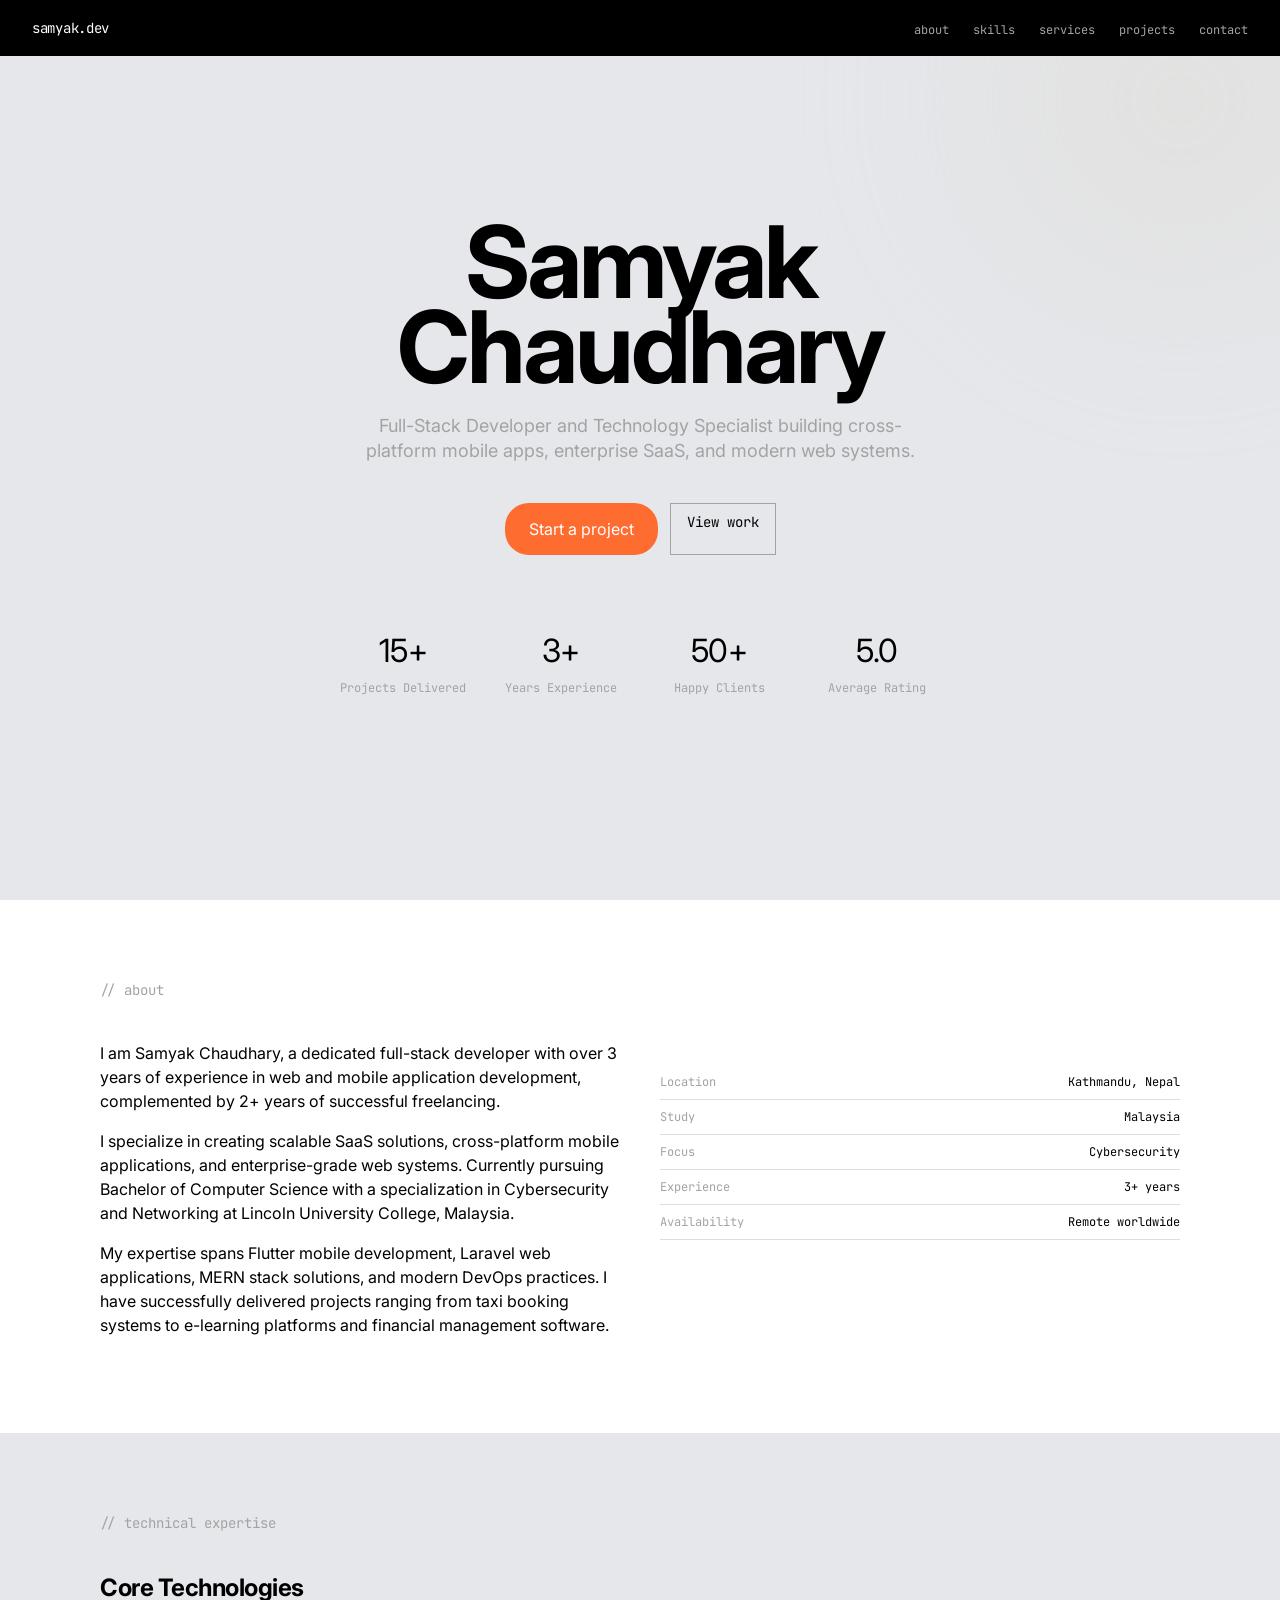
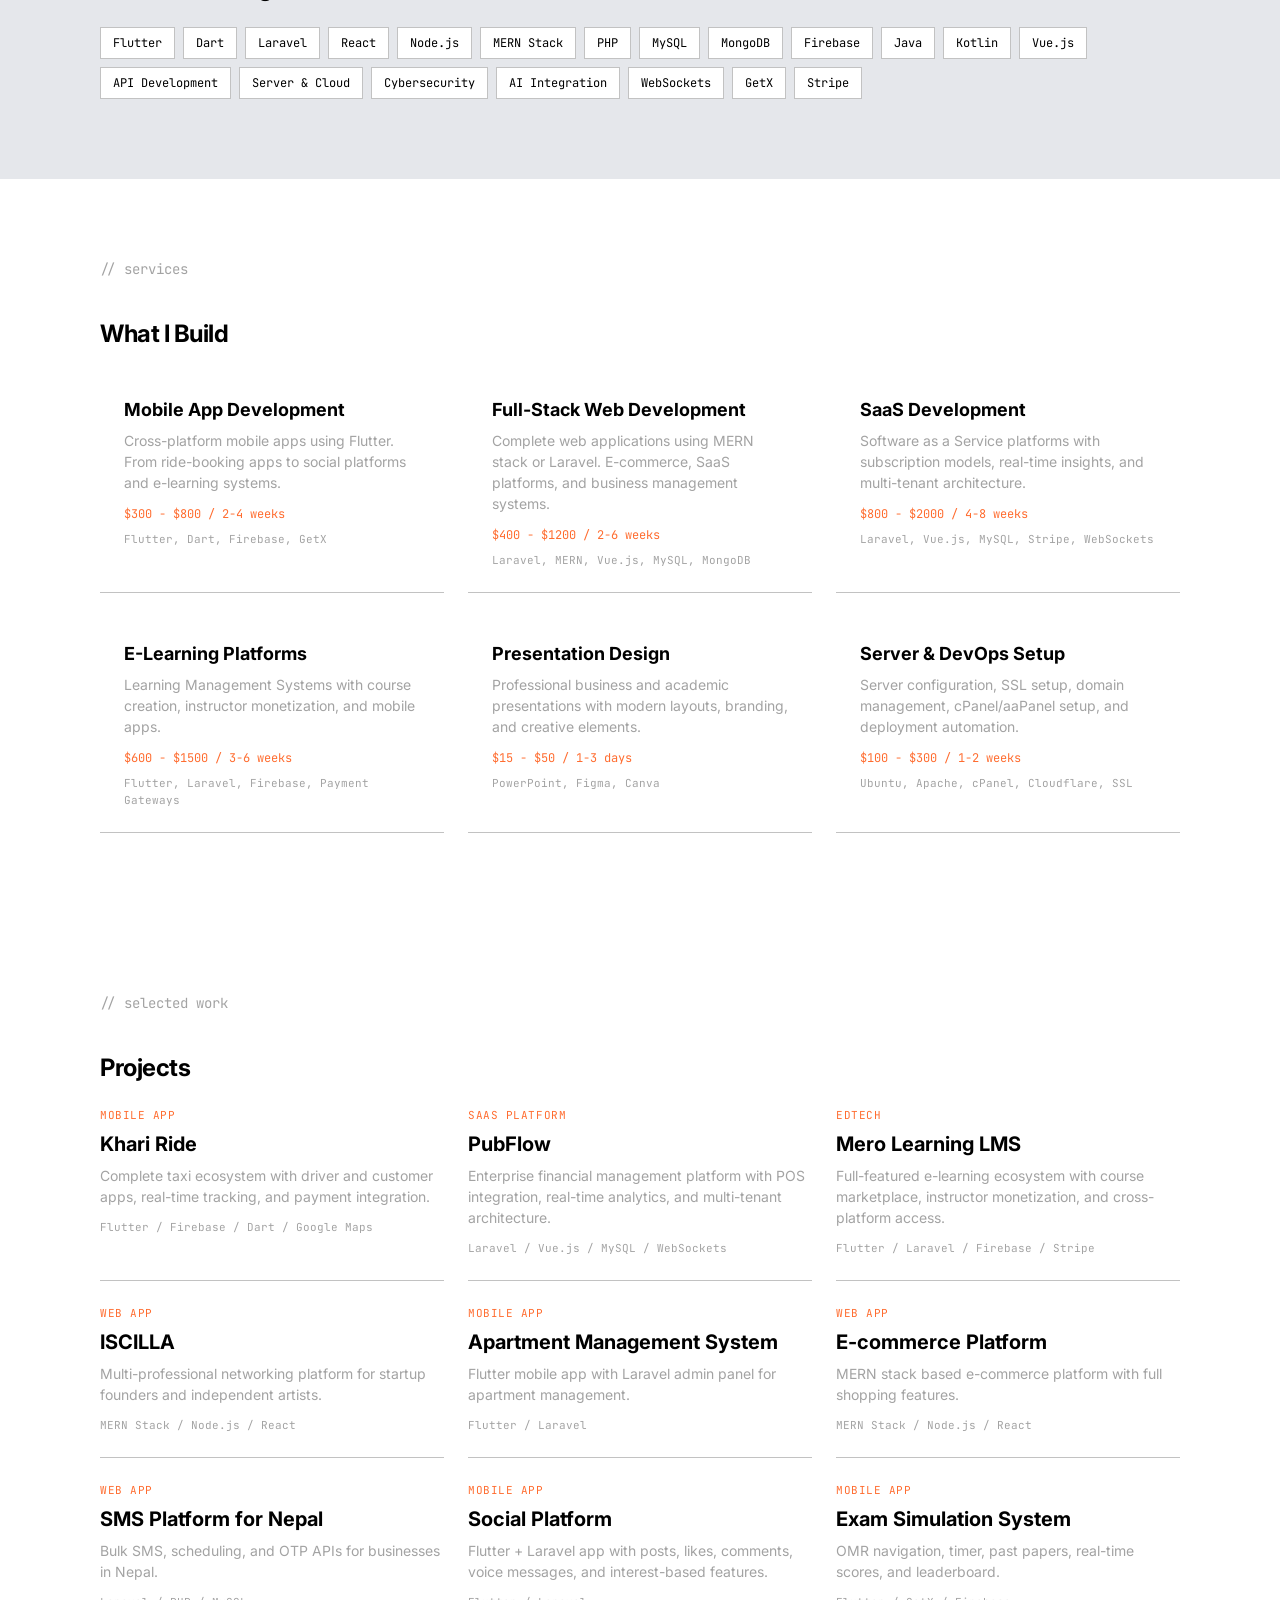
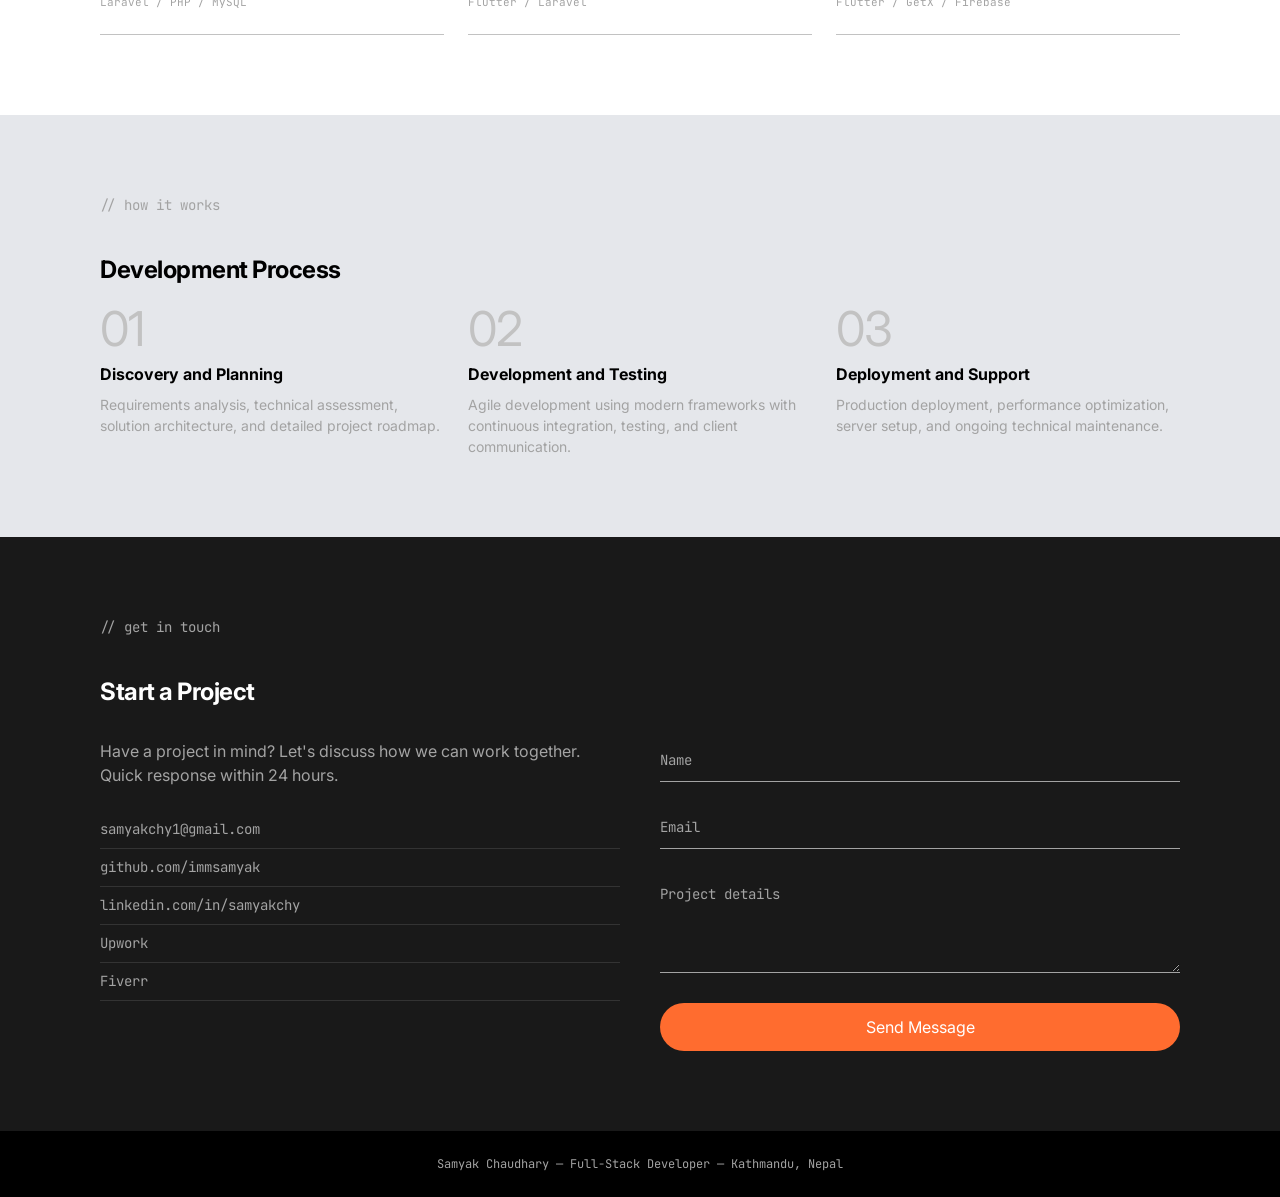
<file: redesign.html>
<!DOCTYPE html>
<html lang="en">
<head>
<meta charset="UTF-8">
<meta name="viewport" content="width=device-width, initial-scale=1.0">
<title>Samyak Chaudhary — Full-Stack Developer</title>
<link rel="preconnect" href="https://fonts.googleapis.com">
<link rel="preconnect" href="https://fonts.gstatic.com" crossorigin>
<link href="https://fonts.googleapis.com/css2?family=Inter:wght@400&family=JetBrains+Mono:wght@400&display=swap" rel="stylesheet">
<style>
*,*::before,*::after{margin:0;padding:0;box-sizing:border-box}
:root{
--canvas:#e5e7eb;--charcoal:#000000;--snow:#ffffff;--steel:#a3a3a3;
--ash:#191919;--mercury:#c2c2c2;--powder:#dddee2;--sage:#d7cdb8;
--amber:#ff6c2f;--sans:'Inter',sans-serif;--mono:'JetBrains Mono',monospace;
--section-gap:40px;--card-pad:12px;--el-gap:8px;
}
html{scroll-behavior:smooth}
body{font-family:var(--sans);font-weight:400;font-size:16px;line-height:1.5;
background:var(--canvas);color:var(--charcoal);-webkit-font-smoothing:antialiased}
a{color:inherit;text-decoration:none}

/* NAV */
nav{position:fixed;top:0;left:0;right:0;z-index:100;
background:var(--charcoal);padding:16px 32px;
display:flex;align-items:center;justify-content:space-between;
backdrop-filter:blur(12px)}
nav .logo{font-family:var(--mono);font-size:14px;color:var(--snow);letter-spacing:-0.02em}
nav ul{display:flex;gap:24px;list-style:none}
nav ul li a{font-family:var(--mono);font-size:12px;color:var(--steel);
transition:color .2s}
nav ul li a:hover,nav ul li a.active{color:var(--snow)}

/* HERO */
.hero{min-height:100vh;display:flex;flex-direction:column;
justify-content:center;align-items:center;text-align:center;
padding:120px 32px 80px;position:relative;overflow:hidden}
.hero::before{content:'';position:absolute;top:-200px;right:-200px;
width:600px;height:600px;background:radial-gradient(circle,var(--sage) 0%,transparent 70%);
opacity:.3;filter:blur(100px)}
.hero h1{font-size:clamp(48px,10vw,100px);line-height:.85;
letter-spacing:-0.03em;margin-bottom:24px}
.hero .subtitle{font-size:18px;line-height:1.4;color:var(--steel);
max-width:560px;margin-bottom:40px}
.hero .cta-row{display:flex;gap:12px;flex-wrap:wrap;justify-content:center}

/* BUTTONS */
.btn-primary{background:var(--charcoal);color:var(--snow);
border-radius:24px;padding:14px 24px;font-family:var(--sans);font-size:16px;
border:none;cursor:pointer;transition:opacity .2s}
.btn-primary:hover{opacity:.85}
.btn-amber{background:var(--amber);color:var(--snow);
border-radius:24px;padding:14px 24px;font-family:var(--sans);font-size:16px;
border:none;cursor:pointer;transition:opacity .2s}
.btn-amber:hover{opacity:.85}
.btn-ghost{background:transparent;color:var(--charcoal);
border:1px solid var(--steel);border-radius:0;padding:8px 16px;
font-family:var(--mono);font-size:14px;cursor:pointer;transition:border-color .2s}
.btn-ghost:hover{border-color:var(--charcoal)}

/* SECTIONS */
section{padding:80px 32px}
.section-title{font-size:24px;line-height:1.2;letter-spacing:-0.02em;margin-bottom:8px}
.section-sub{font-size:14px;color:var(--steel);font-family:var(--mono);margin-bottom:40px}
.container{max-width:1080px;margin:0 auto}

/* STATS */
.stats{display:grid;grid-template-columns:repeat(4,1fr);gap:var(--el-gap);
margin-top:48px}
.stat{text-align:center;padding:24px var(--card-pad)}
.stat .num{font-size:32px;letter-spacing:-0.02em;margin-bottom:4px}
.stat .label{font-family:var(--mono);font-size:12px;color:var(--steel)}

/* ABOUT */
.about-section{background:var(--snow)}
.about-grid{display:grid;grid-template-columns:1fr 1fr;gap:40px;align-items:start}
.about-text p{font-size:16px;line-height:1.5;color:var(--charcoal);margin-bottom:16px}
.about-text p strong{font-weight:400;color:var(--charcoal)}
.meta-list{list-style:none;margin-top:24px}
.meta-list li{font-family:var(--mono);font-size:12px;color:var(--steel);
padding:8px 0;border-bottom:1px solid var(--powder)}
.meta-list li span{color:var(--charcoal);float:right}

/* SKILLS */
.skills-grid{display:flex;flex-wrap:wrap;gap:8px}
.skill-tag{font-family:var(--mono);font-size:12px;padding:6px 12px;
background:var(--snow);border:1px solid var(--mercury)}

/* SERVICES */
.services-grid{display:grid;grid-template-columns:repeat(auto-fit,minmax(300px,1fr));gap:24px}
.service-card{padding:24px;border-bottom:1px solid var(--mercury)}
.service-card h3{font-size:18px;line-height:1.4;margin-bottom:8px}
.service-card p{font-size:14px;color:var(--steel);line-height:1.5;margin-bottom:12px}
.service-card .price{font-family:var(--mono);font-size:12px;color:var(--amber)}
.service-card .tools{font-family:var(--mono);font-size:11px;color:var(--steel);margin-top:8px}

/* PROJECTS */
.projects-section{background:var(--snow)}
.projects-grid{display:grid;grid-template-columns:repeat(auto-fit,minmax(320px,1fr));gap:24px}
.project-card{padding:0;border-bottom:1px solid var(--mercury);padding-bottom:24px}
.project-card .cat{font-family:var(--mono);font-size:11px;color:var(--amber);
text-transform:uppercase;letter-spacing:.05em;margin-bottom:8px}
.project-card h3{font-size:20px;line-height:1.25;margin-bottom:8px}
.project-card p{font-size:14px;color:var(--steel);line-height:1.5;margin-bottom:12px}
.project-card .tech{font-family:var(--mono);font-size:11px;color:var(--steel)}

/* PROCESS */
.process-grid{display:grid;grid-template-columns:repeat(3,1fr);gap:24px}
.process-step .num{font-size:48px;line-height:.85;letter-spacing:-0.03em;
color:var(--mercury);margin-bottom:12px}
.process-step h3{font-size:16px;margin-bottom:8px}
.process-step p{font-size:14px;color:var(--steel);line-height:1.5}

/* CONTACT */
.contact-section{background:var(--ash);color:var(--snow)}
.contact-grid{display:grid;grid-template-columns:1fr 1fr;gap:40px}
.contact-info a{display:block;font-family:var(--mono);font-size:14px;
color:var(--steel);padding:8px 0;border-bottom:1px solid #333;transition:color .2s}
.contact-info a:hover{color:var(--snow)}
.contact-form input,.contact-form textarea{width:100%;background:transparent;
border:none;border-bottom:1px solid var(--steel);color:var(--snow);
font-family:var(--mono);font-size:14px;padding:12px 0;outline:none;
transition:border-color .2s;margin-bottom:24px}
.contact-form input::placeholder,.contact-form textarea::placeholder{color:var(--steel)}
.contact-form input:focus,.contact-form textarea:focus{border-color:var(--snow)}
.contact-form textarea{resize:vertical;min-height:100px}

/* FOOTER */
footer{background:var(--charcoal);color:var(--steel);padding:24px 32px;
text-align:center;font-family:var(--mono);font-size:12px}

/* RESPONSIVE */
@media(max-width:768px){
  nav ul{gap:16px}
  .stats{grid-template-columns:repeat(2,1fr)}
  .about-grid,.contact-grid{grid-template-columns:1fr}
  .process-grid{grid-template-columns:1fr}
  section{padding:60px 20px}
}
</style>
</head>
<body>

<nav>
  <div class="logo">samyak.dev</div>
  <ul>
    <li><a href="#about">about</a></li>
    <li><a href="#skills">skills</a></li>
    <li><a href="#services">services</a></li>
    <li><a href="#projects">projects</a></li>
    <li><a href="#contact">contact</a></li>
  </ul>
</nav>

<!-- HERO -->
<section class="hero">
  <h1>Samyak<br>Chaudhary</h1>
  <p class="subtitle">Full-Stack Developer and Technology Specialist building cross-platform mobile apps, enterprise SaaS, and modern web systems.</p>
  <div class="cta-row">
    <a href="#contact" class="btn-amber">Start a project</a>
    <a href="#projects" class="btn-ghost">View work</a>
  </div>
  <div class="stats">
    <div class="stat"><div class="num">15+</div><div class="label">Projects Delivered</div></div>
    <div class="stat"><div class="num">3+</div><div class="label">Years Experience</div></div>
    <div class="stat"><div class="num">50+</div><div class="label">Happy Clients</div></div>
    <div class="stat"><div class="num">5.0</div><div class="label">Average Rating</div></div>
  </div>
</section>

<!-- ABOUT -->
<section class="about-section" id="about">
  <div class="container">
    <div class="section-sub">// about</div>
    <div class="about-grid">
      <div class="about-text">
        <p>I am Samyak Chaudhary, a dedicated full-stack developer with over 3 years of experience in web and mobile application development, complemented by 2+ years of successful freelancing.</p>
        <p>I specialize in creating scalable SaaS solutions, cross-platform mobile applications, and enterprise-grade web systems. Currently pursuing Bachelor of Computer Science with a specialization in Cybersecurity and Networking at Lincoln University College, Malaysia.</p>
        <p>My expertise spans Flutter mobile development, Laravel web applications, MERN stack solutions, and modern DevOps practices. I have successfully delivered projects ranging from taxi booking systems to e-learning platforms and financial management software.</p>
      </div>
      <div>
        <ul class="meta-list">
          <li>Location <span>Kathmandu, Nepal</span></li>
          <li>Study <span>Malaysia</span></li>
          <li>Focus <span>Cybersecurity</span></li>
          <li>Experience <span>3+ years</span></li>
          <li>Availability <span>Remote worldwide</span></li>
        </ul>
      </div>
    </div>
  </div>
</section>

<!-- SKILLS -->
<section id="skills">
  <div class="container">
    <div class="section-sub">// technical expertise</div>
    <h2 class="section-title">Core Technologies</h2>
    <div class="skills-grid" style="margin-top:24px">
      <span class="skill-tag">Flutter</span>
      <span class="skill-tag">Dart</span>
      <span class="skill-tag">Laravel</span>
      <span class="skill-tag">React</span>
      <span class="skill-tag">Node.js</span>
      <span class="skill-tag">MERN Stack</span>
      <span class="skill-tag">PHP</span>
      <span class="skill-tag">MySQL</span>
      <span class="skill-tag">MongoDB</span>
      <span class="skill-tag">Firebase</span>
      <span class="skill-tag">Java</span>
      <span class="skill-tag">Kotlin</span>
      <span class="skill-tag">Vue.js</span>
      <span class="skill-tag">API Development</span>
      <span class="skill-tag">Server &amp; Cloud</span>
      <span class="skill-tag">Cybersecurity</span>
      <span class="skill-tag">AI Integration</span>
      <span class="skill-tag">WebSockets</span>
      <span class="skill-tag">GetX</span>
      <span class="skill-tag">Stripe</span>
    </div>
  </div>
</section>

<!-- SERVICES -->
<section id="services" style="background:var(--snow)">
  <div class="container">
    <div class="section-sub">// services</div>
    <h2 class="section-title">What I Build</h2>
    <div class="services-grid" style="margin-top:24px">
      <div class="service-card">
        <h3>Mobile App Development</h3>
        <p>Cross-platform mobile apps using Flutter. From ride-booking apps to social platforms and e-learning systems.</p>
        <div class="price">$300 - $800 / 2-4 weeks</div>
        <div class="tools">Flutter, Dart, Firebase, GetX</div>
      </div>
      <div class="service-card">
        <h3>Full-Stack Web Development</h3>
        <p>Complete web applications using MERN stack or Laravel. E-commerce, SaaS platforms, and business management systems.</p>
        <div class="price">$400 - $1200 / 2-6 weeks</div>
        <div class="tools">Laravel, MERN, Vue.js, MySQL, MongoDB</div>
      </div>
      <div class="service-card">
        <h3>SaaS Development</h3>
        <p>Software as a Service platforms with subscription models, real-time insights, and multi-tenant architecture.</p>
        <div class="price">$800 - $2000 / 4-8 weeks</div>
        <div class="tools">Laravel, Vue.js, MySQL, Stripe, WebSockets</div>
      </div>
      <div class="service-card">
        <h3>E-Learning Platforms</h3>
        <p>Learning Management Systems with course creation, instructor monetization, and mobile apps.</p>
        <div class="price">$600 - $1500 / 3-6 weeks</div>
        <div class="tools">Flutter, Laravel, Firebase, Payment Gateways</div>
      </div>
      <div class="service-card">
        <h3>Presentation Design</h3>
        <p>Professional business and academic presentations with modern layouts, branding, and creative elements.</p>
        <div class="price">$15 - $50 / 1-3 days</div>
        <div class="tools">PowerPoint, Figma, Canva</div>
      </div>
      <div class="service-card">
        <h3>Server &amp; DevOps Setup</h3>
        <p>Server configuration, SSL setup, domain management, cPanel/aaPanel setup, and deployment automation.</p>
        <div class="price">$100 - $300 / 1-2 weeks</div>
        <div class="tools">Ubuntu, Apache, cPanel, Cloudflare, SSL</div>
      </div>
    </div>
  </div>
</section>

<!-- PROJECTS -->
<section class="projects-section" id="projects">
  <div class="container">
    <div class="section-sub">// selected work</div>
    <h2 class="section-title">Projects</h2>
    <div class="projects-grid" style="margin-top:24px">
      <div class="project-card">
        <div class="cat">Mobile App</div>
        <h3>Khari Ride</h3>
        <p>Complete taxi ecosystem with driver and customer apps, real-time tracking, and payment integration.</p>
        <div class="tech">Flutter / Firebase / Dart / Google Maps</div>
      </div>
      <div class="project-card">
        <div class="cat">SaaS Platform</div>
        <h3>PubFlow</h3>
        <p>Enterprise financial management platform with POS integration, real-time analytics, and multi-tenant architecture.</p>
        <div class="tech">Laravel / Vue.js / MySQL / WebSockets</div>
      </div>
      <div class="project-card">
        <div class="cat">EdTech</div>
        <h3>Mero Learning LMS</h3>
        <p>Full-featured e-learning ecosystem with course marketplace, instructor monetization, and cross-platform access.</p>
        <div class="tech">Flutter / Laravel / Firebase / Stripe</div>
      </div>
      <div class="project-card">
        <div class="cat">Web App</div>
        <h3>ISCILLA</h3>
        <p>Multi-professional networking platform for startup founders and independent artists.</p>
        <div class="tech">MERN Stack / Node.js / React</div>
      </div>
      <div class="project-card">
        <div class="cat">Mobile App</div>
        <h3>Apartment Management System</h3>
        <p>Flutter mobile app with Laravel admin panel for apartment management.</p>
        <div class="tech">Flutter / Laravel</div>
      </div>
      <div class="project-card">
        <div class="cat">Web App</div>
        <h3>E-commerce Platform</h3>
        <p>MERN stack based e-commerce platform with full shopping features.</p>
        <div class="tech">MERN Stack / Node.js / React</div>
      </div>
      <div class="project-card">
        <div class="cat">Web App</div>
        <h3>SMS Platform for Nepal</h3>
        <p>Bulk SMS, scheduling, and OTP APIs for businesses in Nepal.</p>
        <div class="tech">Laravel / PHP / MySQL</div>
      </div>
      <div class="project-card">
        <div class="cat">Mobile App</div>
        <h3>Social Platform</h3>
        <p>Flutter + Laravel app with posts, likes, comments, voice messages, and interest-based features.</p>
        <div class="tech">Flutter / Laravel</div>
      </div>
      <div class="project-card">
        <div class="cat">Mobile App</div>
        <h3>Exam Simulation System</h3>
        <p>OMR navigation, timer, past papers, real-time scores, and leaderboard.</p>
        <div class="tech">Flutter / GetX / Firebase</div>
      </div>
    </div>
  </div>
</section>

<!-- PROCESS -->
<section id="process">
  <div class="container">
    <div class="section-sub">// how it works</div>
    <h2 class="section-title">Development Process</h2>
    <div class="process-grid" style="margin-top:24px">
      <div class="process-step">
        <div class="num">01</div>
        <h3>Discovery and Planning</h3>
        <p>Requirements analysis, technical assessment, solution architecture, and detailed project roadmap.</p>
      </div>
      <div class="process-step">
        <div class="num">02</div>
        <h3>Development and Testing</h3>
        <p>Agile development using modern frameworks with continuous integration, testing, and client communication.</p>
      </div>
      <div class="process-step">
        <div class="num">03</div>
        <h3>Deployment and Support</h3>
        <p>Production deployment, performance optimization, server setup, and ongoing technical maintenance.</p>
      </div>
    </div>
  </div>
</section>

<!-- CONTACT -->
<section class="contact-section" id="contact">
  <div class="container">
    <div class="section-sub" style="color:var(--steel)">// get in touch</div>
    <h2 class="section-title" style="color:var(--snow);margin-bottom:32px">Start a Project</h2>
    <div class="contact-grid">
      <div class="contact-info">
        <p style="color:var(--steel);margin-bottom:24px;font-size:16px;line-height:1.5">Have a project in mind? Let's discuss how we can work together. Quick response within 24 hours.</p>
        <a href="mailto:samyakchy1@gmail.com">samyakchy1@gmail.com</a>
        <a href="https://github.com/immsamyak" target="_blank" rel="noopener noreferrer">github.com/immsamyak</a>
        <a href="https://www.linkedin.com/in/samyakchy/" target="_blank" rel="noopener noreferrer">linkedin.com/in/samyakchy</a>
        <a href="https://www.upwork.com/freelancers/~017010af70d435bc3f" target="_blank" rel="noopener noreferrer">Upwork</a>
        <a href="https://www.fiverr.com/alvysamy/" target="_blank" rel="noopener noreferrer">Fiverr</a>
      </div>
      <form class="contact-form" action="https://formspree.io/f/xblyknaw" method="POST">
        <input type="text" name="name" placeholder="Name" required>
        <input type="email" name="_replyto" placeholder="Email" required>
        <textarea name="message" placeholder="Project details" rows="4" required></textarea>
        <button type="submit" class="btn-amber" style="width:100%">Send Message</button>
      </form>
    </div>
  </div>
</section>

<footer>
  <p>Samyak Chaudhary — Full-Stack Developer — Kathmandu, Nepal</p>
</footer>

</body>
</html>
</file>
